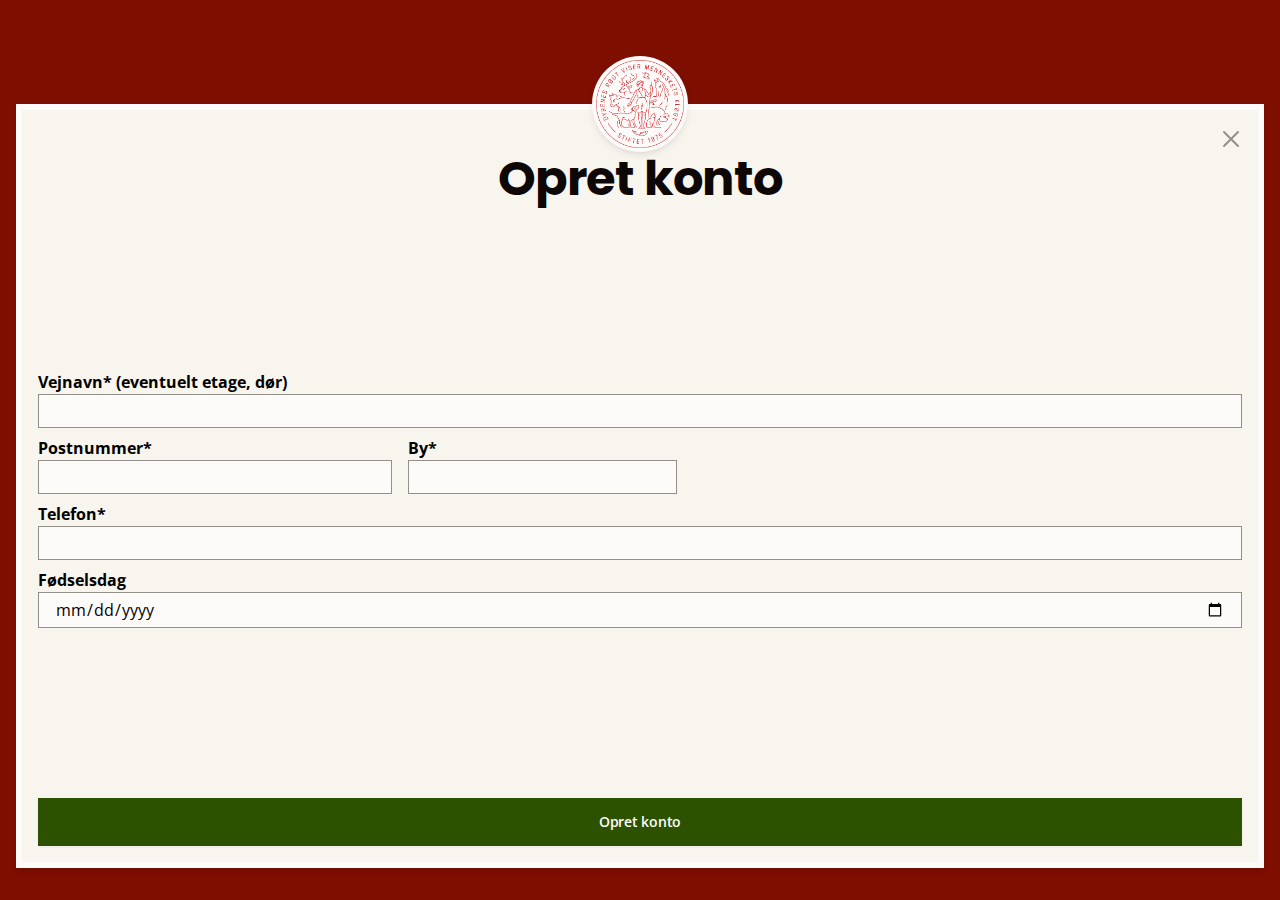
<file: create_user-personal_info.html>
<!DOCTYPE html>
<html lang="dk">
<head>
    <meta charset="UTF-8">
    <meta name="description" content="content">
    <meta name="viewport" content="width=device-width, initial-scale=1.0">
    <title>Opret bruger</title>
    <link rel="preconnect" href="https://fonts.googleapis.com">
    <link rel="preconnect" href="https://fonts.gstatic.com" crossorigin>
    <link href="https://fonts.googleapis.com/css2?family=Open+Sans:wght@300..800&family=Poppins:wght@700&display=swap" rel="stylesheet">
    <link rel="stylesheet" type="text/css" href="css/create_user-global.css">
    <link rel="stylesheet" type="text/css" href="css/create_user.css">
</head>
<body>
    <main>
        <div class="container-center on-top">
            <div class="logo-red logo">
                <img class="responsive-img" src="billeder/logo-red.png" />
            </div>
        </div>
        <div class="form-box">
            <div>
                <div class="top-icons">
                  <img class="base-icon icon-arrow_left-hide" src="billeder/base_icons/arrow-left.svg" />
                  <img class="base-icon icon-close-show" src="billeder/base_icons/close.svg" />
                </div>
                <h1 class="txt-center">Opret konto</h1>
            </div>
            <div class="container">
                <form action="" method="post">
                    <label for="address">Vejnavn* (eventuelt etage, dør)</label>
                    <input
                        id="address"
                        type="text"
                        name="street-address" 
                        autocomplete="street-address"
                        required
                    >
                    <div id="zip-city">
                        <div>
                            <label for="postal-code">Postnummer*</label>
                            <input
                                id="postal-code"
                                type="number"
                                name="postal-code"
                                pattern="[0-9]{4}"
                                autocomplete="postal-code"
                            >
                        </div>
                        <div>
                            <label for="city">By*</label>
                            <input
                                id="city"
                                type="text"
                                name="city"
                                autocomplete="address-level2"
                                required 
                            >
                        </div>
                    </div>
                    <label for="telefon">Telefon*</label>
                    <input
                        id="telefon"
                        type="tel"
                        name="telefon"
                        pattern="[0-9]{8}"
                        required
                    >
                    <label for="birthday">Fødselsdag</label>
                    <input 
                        type="date" 
                        id="birthday" 
                        name="birthday">
                </form>
            </div>
            <div class="container">
                <button type="button" class="btn-primary" onclick="window.location.href='preferences.html';">
                    Opret konto
                </button>
            </div>
        </div>
    </main>
</body>
</html>
</file>
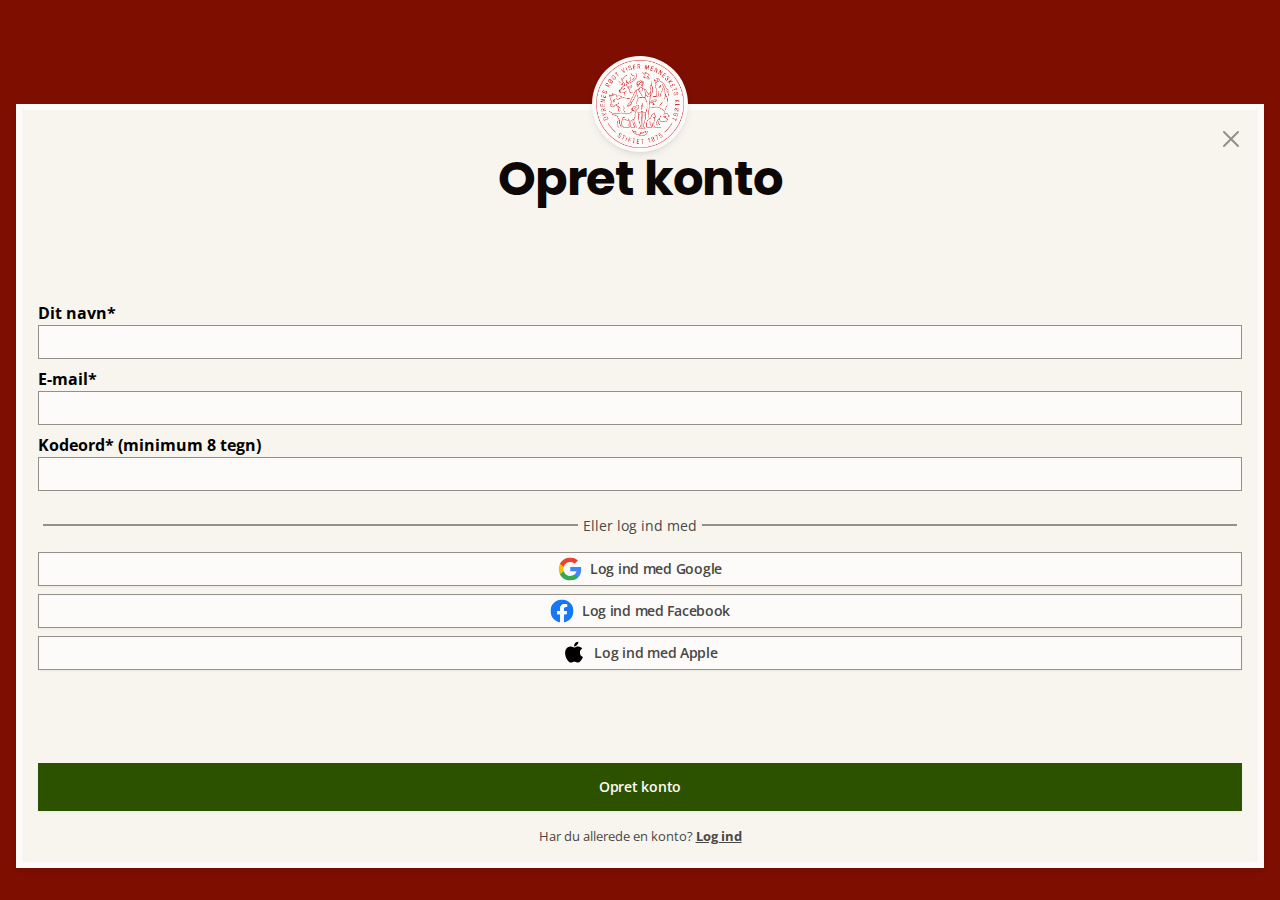
<file: create_user.html>
<!DOCTYPE html>
<html lang="dk">
<head>
    <meta charset="UTF-8">
    <meta name="description" content="content">
    <meta name="viewport" content="width=device-width, initial-scale=1.0">
    <title>Opret bruger</title>
    <link rel="preconnect" href="https://fonts.googleapis.com">
    <link rel="preconnect" href="https://fonts.gstatic.com" crossorigin>
    <link href="https://fonts.googleapis.com/css2?family=Open+Sans:wght@300..800&family=Poppins:wght@700&display=swap" rel="stylesheet">
    <link rel="stylesheet" type="text/css" href="css/create_user-global.css">
    <link rel="stylesheet" type="text/css" href="css/create_user.css">
    <link rel="stylesheet" href="https://cdnjs.cloudflare.com/ajax/libs/font-awesome/6.0.0-beta3/css/all.min.css" integrity="sha512-Fo3rlrZj/k7ujTnHg4CGR2D7kSs0v4LLanw2qksYuRlEzO+tcaEPQogQ0KaoGN26/zrn20ImR1DfuLWnOo7aBA==" crossorigin="anonymous" referrerpolicy="no-referrer" />
    <script src="scripts/create_user.js"></script>
</head>
<body>
    <main>
        <div class="container-center on-top">
            <div class="logo-red logo">
                <img class="responsive-img" src="billeder/logo-red.png" />
            </div>
        </div>
        <div class="form-box">
            <div>
                <div class="top-icons">
                  <img class="base-icon icon-arrow_left-hide" src="billeder/base_icons/arrow-left.svg" />
                  <img class="base-icon icon-close-show" src="billeder/base_icons/close.svg" />
                </div>
                <h1 class="txt-center">Opret konto</h1>
            </div>
            <div class="container">
                <form action="" method="post">
                    <label for="name">Dit navn*</label>
                    <input 
                        type="text" 
                        name="name"
                        maxlength="50"
                        autocomplete="name"
                        required
                    >
                    <label for="name">E-mail*</label>
                    <input
                        type="email"
                        name="email"
                        maxlength="50"
                        autocomplete="email"
                        required
                    >
                    <label for="pass">Kodeord* (minimum 8 tegn)</label>
                    <input 
                        type="password"
                        id="password"
                        name="password"
                        minlength="8"
                    required
                    >
                    <span class="password-toggle-icon"><i class="fas fa-eye"></i></span>
                </form>
                <div class="txt-divider">Eller log ind med</div>
                <section>
                    <button type="button" class="btn-social" onclick="">
                        <img class="btn-image" src="billeder/social_icons/google.svg" alt="Knap ikon">Log ind med Google
                    </button>
                    <button type="button" class="btn-social" onclick="">
                        <img class="btn-image" src="billeder/social_icons/facebook.svg" alt="Knap ikon">Log ind med Facebook
                    </button>
                    <button type="button" class="btn-social" onclick="">
                        <img class="btn-image" src="billeder/social_icons/apple.svg" alt="Knap ikon">Log ind med Apple
                    </button>
                </section>
            </div>
            <div class="container">
                <button type="button" class="btn-primary" onclick="window.location.href='create_user-personal_info.html';">
                    Opret konto
                </button>
                <p class="body-xs txt-center">Har du allerede en konto? <a class="link-bold" href="url">Log ind</a></p>
            </div>
        </div>
    </main>
</body>
</html>
</file>
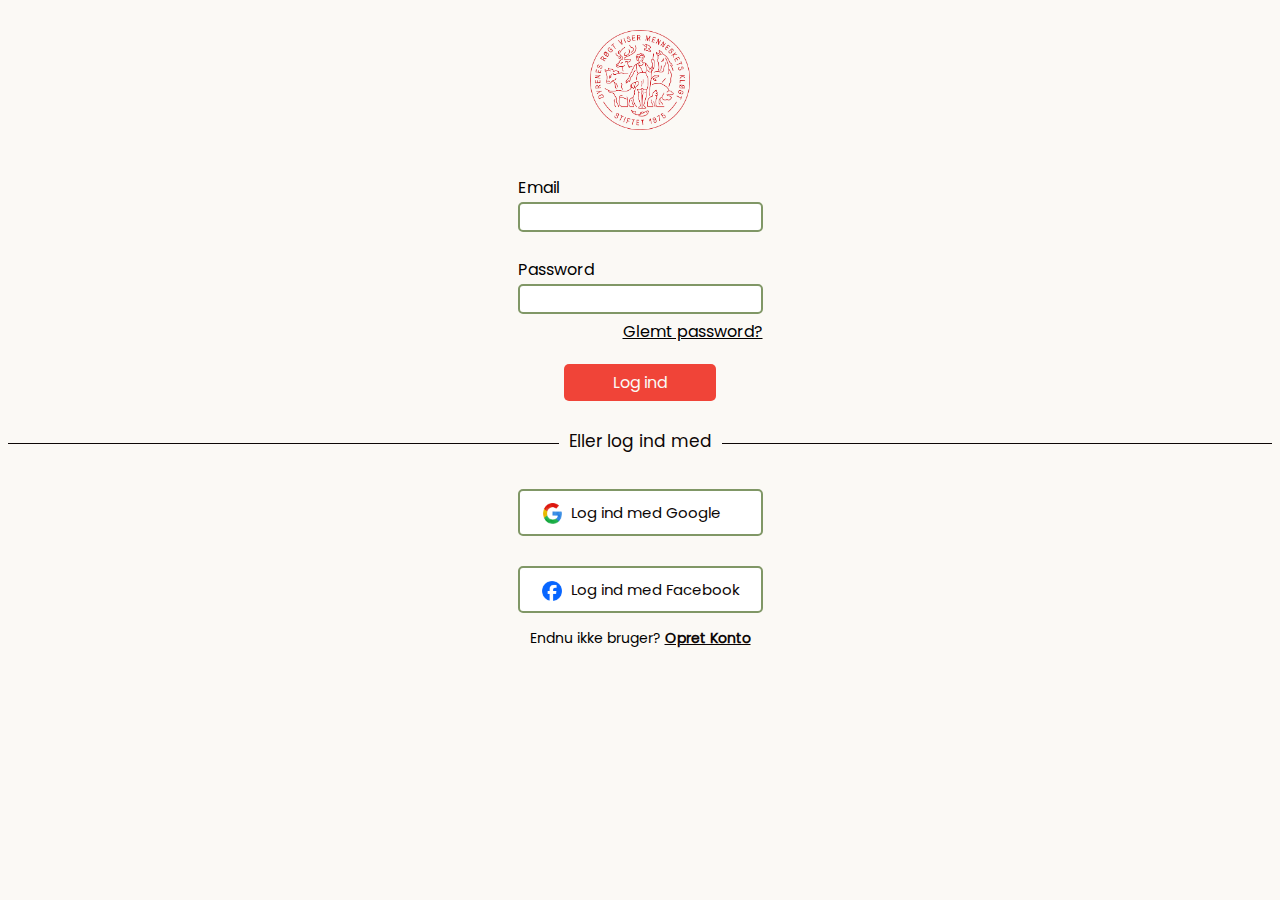
<file: enter-username.html>
<!DOCTYPE html>
<html lang="da">
    <head>
        <meta charset="UTF-8">
        <meta name="viewport" content="width=device-width, initial-scale=1.0">
        <link rel="stylesheet" type="text/css" href="enter-username.css">
        <script src="enter-username.js" defer></script>
        <title>Indtast brugernavn</title>
    </head>
    <body>
    <main>
        <img class="logo" src="images/dyrenes-beskyttelse-logo.png" alt="logo">
        <form action="#">
          <label for="username">Email</label>
          <input type="text" id="username" name="username" required>
          <br>
          <label for="password">Password</label>
          <input type="text" id="password" name="password" required>
          <a ref="#" class="forgot-password">Glemt password?</a>
          <button class="login-knap">Log ind</button>
        </form>
        <div class="divider">
            <span class="divider-text">Eller log ind med</span>
          </div>
          <button class="google-login-btn">
            <img class="google-icon" src="images/google-icon.png" alt="google-icon"> Log ind med Google
          </button>
          <br>
          <button class="facebook-login-btn">
            <img class="facebook-icon" src="images/facebook-icon.png" alt="facebook-icon"> Log ind med Facebook
          </button>
          <div class="create-account">
            Endnu ikke bruger? <a href="#" class="create-account-link">Opret Konto</a>
          </div>
    </main>
    </body>
</html>
</file>
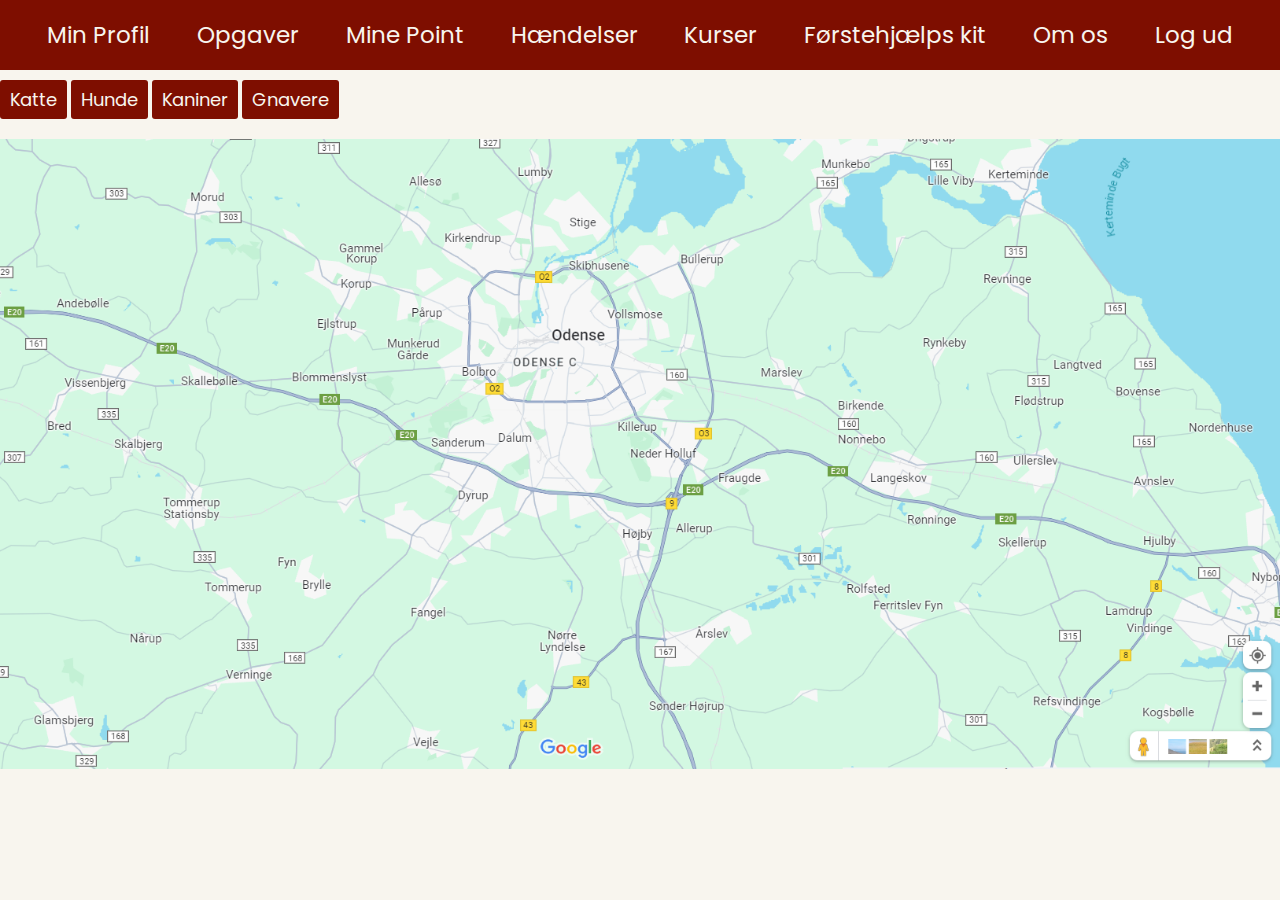
<file: forside.html>
<!DOCTYPE html>
<html lang="en">
<head>
    <meta charset="UTF-8">
    <meta name="viewport" content="width=device-width, initial-scale=1.0">
    <title>Dyrenses SOS</title>
    <link rel="preconnect" href="https://fonts.googleapis.com">
    <link rel="preconnect" href="https://fonts.gstatic.com" crossorigin>
    <link href="https://fonts.googleapis.com/css2?family=Poppins:ital,wght@0,100;0,200;0,300;0,400;0,500;0,600;0,700;0,800;0,900;1,100;1,200;1,300;1,400;1,500;1,600;1,700;1,800;1,900&display=swap" rel="stylesheet">
    <link rel="stylesheet" href="forside.css">
    <script src="forside.js"></script>
</head>
<body>
    <div class="navbar">
        <label class="hamburger-menu">
            <input type="checkbox">
        </label>
        <aside class="sidebar">
            <nav>
                <div><a href="#" class="link">Min Profil</a></div>
                <div><a href="opgaver.html" class="link">Opgaver</a></div>
                <div><a href="#" class="link">Mine Point</a></div>
                <div><a href="#" class="link">Hændelser</a></div>
                <div><a href="#" class="link">Kurser</a></div>
                <div><a href="#" class="link">Førstehjælps kit</a></div>
                <div><a href="#" class="link">Om os</a></div>
                <div><a href="#" class="logud">Log ud</a></div>
            </nav>
        </aside>
    </div>
    
    <div id="buttons">
       
        <button class="btn" onclick="filterObjects('katte')">Katte</button>
        <button class="btn" onclick="filterObjects('hunde')">Hunde</button>
        <button class="btn" onclick="filterObjects('kaniner')">Kaniner</button>
        <button class="btn" onclick="filterObjects('gnavere')">Gnavere</button>
    </div>
    
    <div class="animal">
        <div class="box show hunde"> <img src="img/pin.png" class="pin" alt="pin fra google maps"></div>
        <div class="box show gnavere"><img src="img/pin.png" class="pin-2" alt="pin fra Google maps"></div>
        <div class="box show katte"> <img src="img/pin.png" class="pin-3" alt="pin fra google maps"></div>
        <div class="box show katte"><img src="img/pin.png"  class="pin-4" alt="pin fra google maps"></div>
        <div class="box show hunde"><img src="img/pin.png" class="pin-5" alt="pin fra google maps"></div>
        <div class="box show hunde"><img src="img/pin.png" class="pin-6" alt="pin fra google maps"> </div>
        <div class="box show katte"><img src="img/pin.png"  class="pin-7" alt="pin fra google maps"></div>
        <div class="box show kaniner"><img src="img/pin.png"  class="pin-8" alt="pin fra google maps"></div>
        <div class="box show gnavere"><img src="img/pin.png" class="pin-9" alt="pin fra google maps"></div>
    </div>
    
    <img src="img/map.png" alt="Billede af et kort" class="map">
    

</body>
</html>
</file>
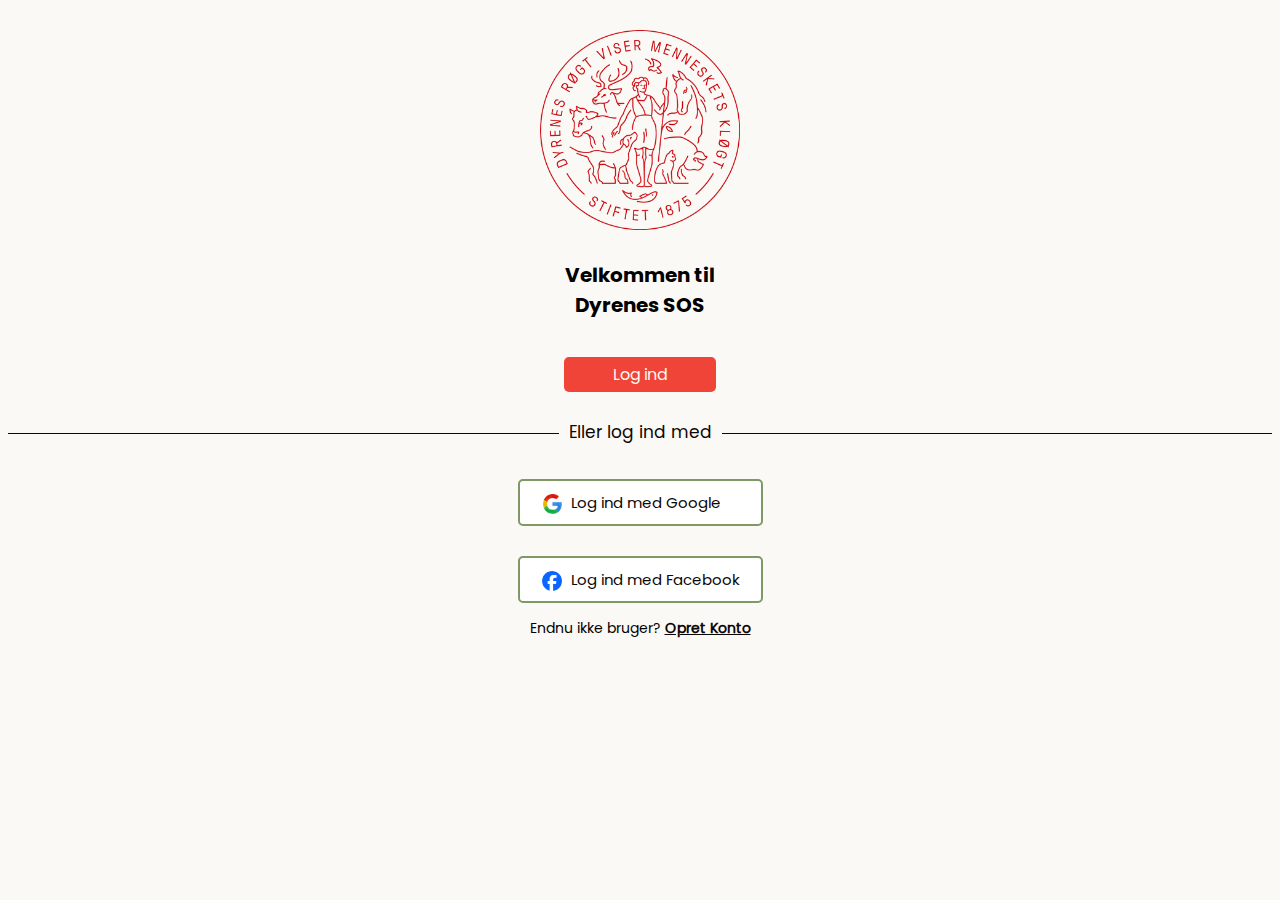
<file: login.html>
<!DOCTYPE html>
<html lang="da">
    <head>
        <meta charset="UTF-8">
        <meta name="viewport" content="width=device-width, initial-scale=1.0">
        <link rel="stylesheet" type="text/css" href="login.css">
        <title>login</title>
    </head>
    <body>
    <main>
        <img class="logo" src="images/dyrenes-beskyttelse-logo.png" alt="logo">
        <h2>Velkommen til<br>Dyrenes SOS</h2>
        <a href="enter-username.html" class="login-knap">Log ind</a>
        <div class="divider">
            <span class="divider-text">Eller log ind med</span>
          </div>
          <button class="google-login-btn">
            <img class="google-icon" src="images/google-icon.png" alt="google-icon"> Log ind med Google
          </button>
          <br>
          <button class="facebook-login-btn">
            <img class="facebook-icon" src="images/facebook-icon.png" alt="facebook-icon"> Log ind med Facebook
          </button>
          <div class="create-account">
            Endnu ikke bruger? <a href="#" class="create-account-link">Opret Konto</a>
          </div>
    </main>
    </body>
</html>
</file>
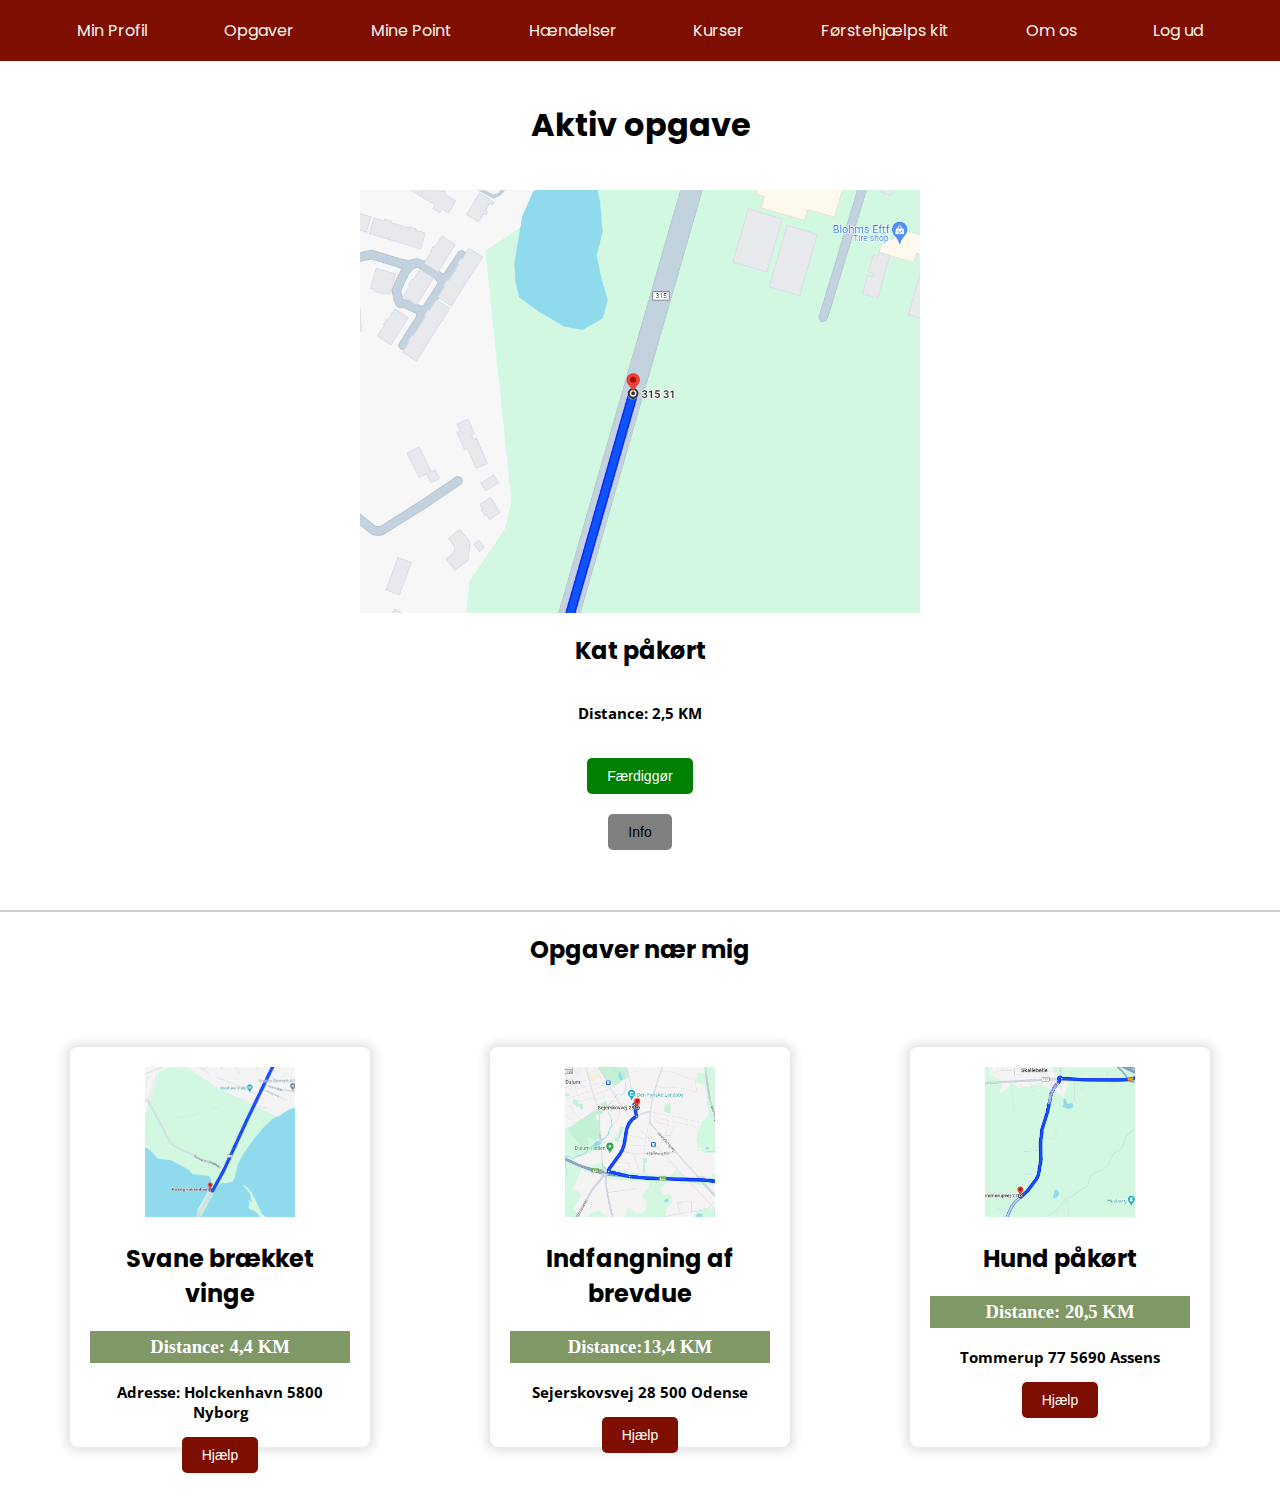
<file: opgaver.html>
<!DOCTYPE html>
<html lang="en">
<head>
    <meta charset="UTF-8">
    <meta name="viewport" content="width=device-width, initial-scale=1.0">
    <title>Dyrenes SOS</title>
    <link rel="preconnect" href="https://fonts.googleapis.com">
<link rel="preconnect" href="https://fonts.gstatic.com" crossorigin>
<link href="https://fonts.googleapis.com/css2?family=Poppins:ital,wght@0,100;0,200;0,300;0,400;0,500;0,600;0,700;0,800;0,900;1,100;1,200;1,300;1,400;1,500;1,600;1,700;1,800;1,900&display=swap" rel="stylesheet">
<link rel="stylesheet" href="https://fonts.googleapis.com/css2?family=Open+Sans">
    <link rel="stylesheet" href="navbar.css">
    <link rel="stylesheet" href="opgaver.css">
    <script src="opgaver.js" defer></script>
</head>
<body>
    <div class="navbar">
        <label class="hamburger-menu">
            <input type="checkbox">
        </label>
        <aside class="sidebar">
            <nav>
                <div><a href="#" class="link">Min Profil</a></div>
                <div><a href="#" class="link">Opgaver</a></div>
                <div><a href="#" class="link">Mine Point</a></div>
                <div><a href="#" class="link">Hændelser</a></div>
                <div><a href="#" class="link">Kurser</a></div>
                <div><a href="#" class="link">Førstehjælps kit</a></div>
                <div><a href="#" class="link">Om os</a></div>
                <div><a href="#" class="logud">Log ud</a></div>
            </nav>
        </aside>
    </div>
    <div class="h1-aktiv">
        <h1 class="h1-aktiv">Aktiv opgave</h1>
    </div>    
<div class="container-aktivopgave">
    <div class="column-opgave">
        <div class="item">
            <img src="billedeopgaver/google_maps .png" alt="maps-billede">
            <h2>Kat påkørt</h2>
            <p>Distance: 2,5 KM</p>
            <button class="finish-button">Færdiggør</button>
            <button class="info-button">Info</button>
        </div>
    </div>
</div>
    <div class="separator"></div>
    <h2 class="section-title">Opgaver nær mig</h2> 
<div class="container-opgavernaermig-wrapper">
    <div class="container-opgavernaermig">
        <div class="column-opgaver">
            <div class="item2">
                <img src="billedeopgaver/holckenhavn_parking.png" alt="billeder-map">
                <h2>Svane brækket vinge</h2>
                <h3>Distance: 4,4 KM</h3>
                <p>Adresse: Holckenhavn 5800 Nyborg</p>
                <div class="hjaelp-buttons">
                    <button class="hjaelp">Hjælp</button>
                </div>
            </div>
        </div>
    </div>
    <div class="container-opgavernaermig">
        <div class="column-opgaver">
            <div class="item2">
                <img src="billedeopgaver/sejrsskovej_28.png" alt="Image">
                <h2>Indfangning af brevdue</h2>
                <h3>Distance:13,4 KM</h3>
                <p>Sejerskovsvej 28 500 Odense</p>
                <div class="hjaelp-buttons">
                    <button class="hjaelp">Hjælp</button>
                </div>
            </div>
        </div>
    </div>
    <div class="container-opgavernaermig">
        <div class="column-opgaver">
            <div class="item2">
                <img src="billedeopgaver/tommerup_77.png" alt="Image">
                <h2>Hund påkørt</h2>
                <h3>Distance: 20,5 KM</h3>
                <p>Tommerup 77 5690 Assens</p>
                <div class="hjaelp-buttons">
                   <button class="hjaelp">Hjælp</button>
                </div>
            </div>
        </div>
    </div>
</div>
<div id="myModal" class="modal">
    <div class="modal-content">
        <span class="close">&times;</span>
        <img src="billedeopgaver/holckenhavn_parking.png" alt="Image-modal">
        <h2 id="modalTitle">Titel</h2>
        <p id="modalDescription">beskrivelse</p>
        <div class="modal-buttons">
            <button class="modal-button accept-button">Accepter opgave</button>
            <button class="modal-button nejtak-button">Nej tak</button>
        </div>
    </div>
</div>
<div id="uploadModal" class="modal">
    <div class="modal-content">
        <span class="close">&times;</span>
        <h2>Upload Billede</h2>
        <input type="file" id="pictureInput">
        <div class="modal-buttons">
            <button class="modal-button upload">Upload</button>
            <button class="modal-button cancel"><span class="phone-icon">&#9742;</span> Anuller ring 1812</button>
        </div>
    </div>
</div>
  <div id="confirmationModal" class="modal">
    <div class="modal-content">
        <h2>Tak for din indsats!</h2>
        <p>Point:120+</p>
        <img src="billedeopgaver/logoooooo.jpg" alt="Image Description">
        <button class="modal-button close">Close</button>
    </div>
</div>
  
</body>
</html>
</file>
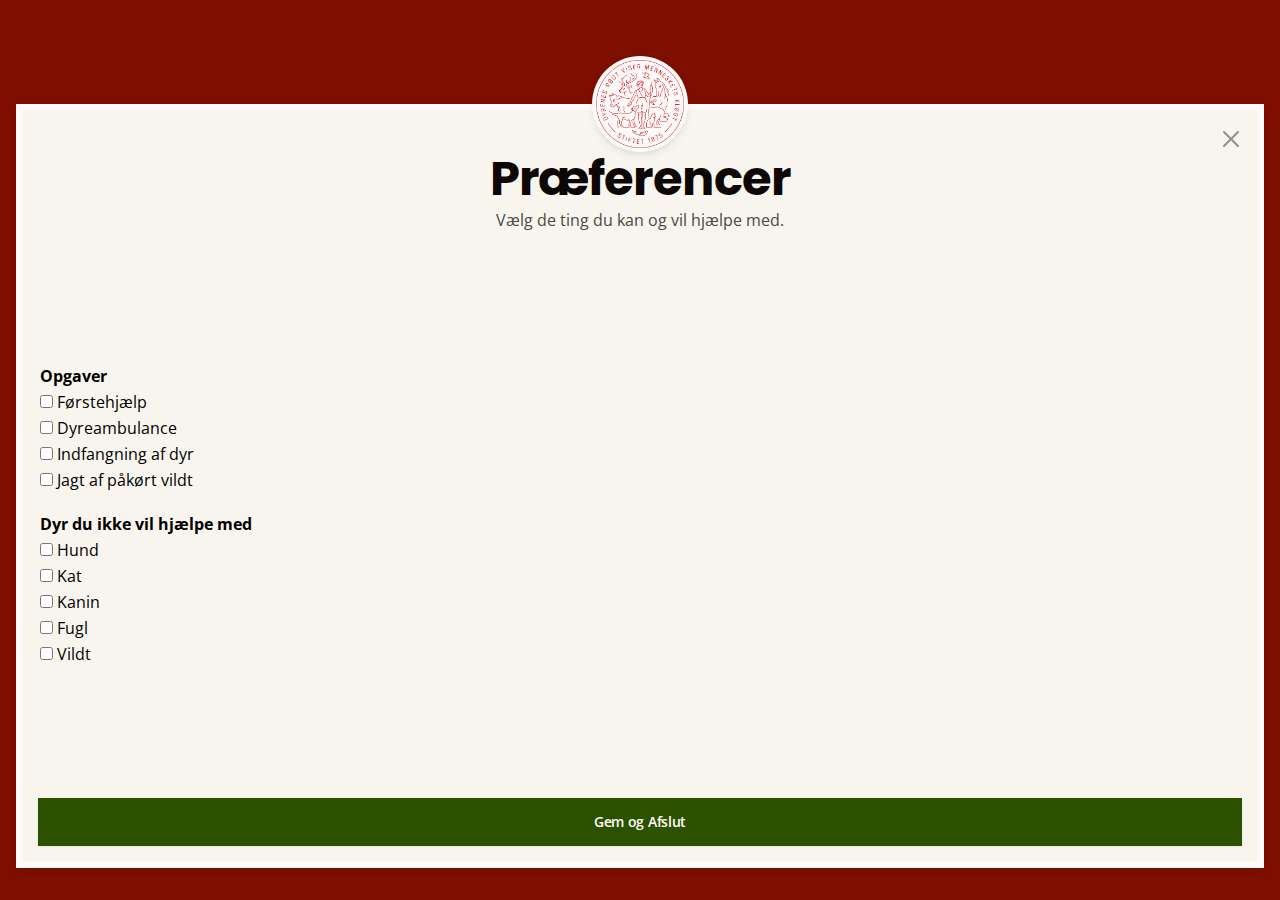
<file: preferences.html>
<!DOCTYPE html>
<html lang="dk">
<head>
    <meta charset="UTF-8">
    <meta name="description" content="content">
    <meta name="viewport" content="width=device-width, initial-scale=1.0">
    <title>Præferencer</title>
    <link rel="preconnect" href="https://fonts.googleapis.com">
    <link rel="preconnect" href="https://fonts.gstatic.com" crossorigin>
    <link href="https://fonts.googleapis.com/css2?family=Open+Sans:wght@300..800&family=Poppins:wght@700&display=swap" rel="stylesheet">
    <link rel="stylesheet" type="text/css" href="css/create_user-global.css">
    <link rel="stylesheet" type="text/css" href="css/preferences.css">
</head>
<body>
    <main>
        <div class="container-center on-top">
            <div class="logo-red logo">
                <img class="responsive-img" src="billeder/logo-red.png" />
            </div>
        </div>
        <div class="form-box">
            <div>
                <div class="top-icons">
                  <img class="base-icon icon-arrow_left-hide" src="billeder/base_icons/arrow-left.svg" />
                  <img class="base-icon icon-close-show" src="billeder/base_icons/close.svg" />
                </div>
                <h1 class="txt-center">Præferencer</h1>
                <p class="txt-center">Vælg de ting du kan og vil hjælpe med.</p>
            </div>
            <div class="container">
                <table id="tblassignments">
                    <tr>
                        <td>
                            <label class="label-bold" for="tblassignments">Opgaver</label>
                        </td>
                    </tr>
                    <tr>
                        <td>
                            <input id="firstaid" type="checkbox" value="Førstehjælp"/>
                            <label class="label" for="firstaid">Førstehjælp</label>
                        </td>
                    </tr>
                    <tr>
                        <td>
                            <input id="animalambulance" type="checkbox" value="Dyreambulance"/>
                            <label class="label" for="animalambulance">Dyreambulance</label>
                        </td>
                    </tr>
                    <tr>
                        <td>
                            <input id="catchanimal" type="checkbox" value="Indfangning af dyr"/>
                            <label class="label" for="catchanimal">Indfangning af dyr</label>
                        </td>
                    </tr>
                    <tr>
                        <td>
                            <input id="hunt" type="checkbox" value="Jagt af påkørt vildt"/>
                            <label class="label" for="hunt">Jagt af påkørt vildt</label>
                        </td>
                    </tr>
                </table>
                <table id="tblassignments">
                    <tr>
                        <td>
                            <label class="label-bold" for="tblassignments">Dyr du ikke vil hjælpe med</label>
                        </td>
                    </tr>
                    <tr>
                        <td>
                            <input id="dog" type="checkbox" value="Hund"/>
                            <label class="label" for="dog">Hund</label>
                        </td>
                    </tr>
                    <tr>
                        <td>
                            <input id="cat" type="checkbox" value="Kat"/>
                            <label class="label" for="cat">Kat</label>
                        </td>
                    </tr>
                    <tr>
                        <td>
                            <input id="rabbit" type="checkbox" value="Kanin"/>
                            <label class="label" for="rabbit">Kanin</label>
                        </td>
                    </tr>
                    <tr>
                        <td>
                            <input id="bird" type="checkbox" value="Fugl"/>
                            <label class="label" for="bird">Fugl</label>
                        </td>
                    </tr>
                    <tr>
                        <td>
                            <input id="wild" type="checkbox" value="Vildt"/>
                            <label class="label" for="wild">Vildt</label>
                        </td>
                    </tr>
                </table>
            </div>
            <div class="container">
                <input type="button" class="btn-primary" value="Gem og Afslut" onclick = "GetSelected()" />
            </div>
        </div>
    </main>
</body>
</html>
</file>
<file: css/create_user-global.css>
@charset "UTF-8";
/* CSS dokument */

:root {
    /* font sizes */
    --body-xs-size: 13px;
    --body-sm-size: 14px;
    --body-md-size: 16px;
    --btn-txt-size: 14px;
    --label-md: 16px;

    /* Colors */
    --color-bg-brand-section: #7e0e00;
    --color-bg-primary: #f8f5ee;
    --color-bg-white: #FDFBF9;
    --color-fg-brand-secondary: #2c5200;
    --color-border-white: #fdfbf9;
    --color-border-primary: #93908a;
    --color-text-primary: #0d0706;
    --color-text-secondary: #494845;
    --color-text-primary_on-brand: #FDFBF9;

    /* Spacing */
    --spacing-5xl: 56px;
    --spacing-4xl: 48px;
    --spacing-3xl: 40px;
    --spacing-2xl: 32px;
    --spacing-xl: 24px;
    --spacing-lg: 16px;
    --spacing-md: 8px;
    --spacing-sm: 4px;

    /* Radius */
    --radius-full: 9999px;

    /* Effects */
    --shadow-xs: 0px 1px 2px rgba(16, 24, 40, 0.05);
    --shadow-md: 0px 4px 8px -2px rgba(16, 24, 40, 0.1),
        0px 2px 4px -2px rgba(16, 24, 40, 0.06);

    /* Dimensions */
    --logo-lg: 96px;
}

* {
    /* allows us to include the padding and border in an element's total width and height */
    box-sizing: border-box;
    padding: 0;
    margin: 0px;
}

html, body { height: 100%; }

/* Typography */
h1, h2, h3, h4, h5, h6 {
    font-family: "Poppins", sans-serif;
    font-weight: 700;
    font-style: normal;
    line-height: 120%;
    letter-spacing: -0.02em;
    color: var(--color-text-primary);
}

h1 {
    font-size: 48px;
}
h2 { font-size: 40px; }
h3 { font-size: 33px; }
h4 { font-size: 28px; }
h5 { font-size: 23px; }
h6 { font-size: 19px; }

p {
    font-family: "Open Sans", sans-serif;
    font-optical-sizing: auto;
    font-weight: 400;
    font-style: normal;
    font-variation-settings: "wdth" 100;
    line-height: 150%;
    color: var(--color-text-secondary);
    width: 100%;
}

a {
    color: var(--color-bg-brand-sectiontext-brand-secondary);
    font-weight: 700;
}

.body-xs {
    font-size: var(--body-xs-size);
}

.txt-center {
    text-align: center;
}

.btn-primary, .btn-social {
    align-self: stretch;
    display: flex;
    box-shadow: var(--shadow-xs);
    justify-content: center;
    cursor: pointer;

    /* Button text styling */
    font-family: "Open Sans", sans-serif;
    font-optical-sizing: auto;
    font-size: var(--btn-txt-size);
    font-weight: 600;
    font-style: normal;
    font-variation-settings: "wdth" 100;
    line-height: 100%;
    letter-spacing: -0.02em;
}

.btn-primary {
    padding: var(--spacing-lg) var(--spacing-xl);
    background-color: var(--color-fg-brand-secondary);
    border: 1px solid var(--color-fg-brand-secondary);
    color: var(--color-text-primary_on-brand);
}

.responsive-img {
    width: 100%;
    height: auto;
}

main {
    /* Layout */
    height: 100%;
    display: flex;
    flex-direction: column;
    align-items: stretch;
    justify-content: flex-start;
    position: relative;

    /* Style */
    background: var(--color-bg-brand-section);
    padding: 56px var(--spacing-lg) var(--spacing-2xl) var(--spacing-lg);
}

.container-center {
    display: flex;
    justify-content: center;
}

.container {
    display: flex;
    flex-direction: column;
    align-items: flex-start;
    gap: var(--spacing-lg);
    align-self: stretch;
}

.on-top { z-index: 1; }

.logo {
    /* Layout */
    display: flex;
    width: var(--logo-lg);
    height: var(--logo-lg);
    padding: var(--spacing-sm);
    align-items: center;
    flex-shrink: 0;

    /* Style */
    border-radius: var(--radius-full);
    box-shadow: var(--shadow-md);
}

.logo-red {
    background: var(--color-bg-white);
}

.form-box {
    /* Layout */
    display: flex;
    flex-grow: 1;
    padding: var(--spacing-lg);
    margin-top: -48px;
    margin-bottom: 0px;
    flex-direction: column;
    justify-content: space-between;
    align-items: stretch;
    flex-shrink: 0;

    /* Style */
    border: 6px solid var(--color-border-white);
    background: var(--color-bg-primary);
    box-shadow: var(--shadow-md);
}

.top-icons {
    display: flex;
    justify-content: space-between;
}

.base-icon {
    height: 24px;
    width: 24px;
    position: relative;
    overflow: hidden;
    flex-shrink: 0;
}

.icon-arrow_left-hide {opacity: 0%;}

.icon-close-show {opacity: 100%;}
</file>
<file: css/create_user.css>
@charset "UTF-8";
/* CSS dokument */

form {width: 100%;}

label {
    color: var(--Color-text-primary);
    font-family: "Open Sans", sans-serif;
    font-size: var(--label-md);
    font-optical-sizing: auto;
    font-weight: 700;
    font-style: normal;
    font-variation-settings: "wdth" 100;
    line-height: 150%;
}

input[type=text], [type=tel], [type=email], [type=password], [type=number], [type=date] {
    width: 100%;
    padding: var(--spacing-sm) var(--spacing-lg);
    margin-bottom: var(--spacing-md);
    border: 1px solid var(--color-border-primary);
    background-color: var(--color-bg-white);
    color: var(--Color-text-primary);

    font-family: "Open Sans", sans-serif;
    font-size: var(--body-md-size);
    font-optical-sizing: auto;
    font-weight: 400;
    font-style: normal;
    font-variation-settings: "wdth" 100;
    line-height: 150%;  
}

.password-toggle-icon {
    position: absolute;
    top: 53.3%;
    right: var(--spacing-5xl);
    transform: translateY(-53.3%);
    cursor: pointer;
}
  
.password-toggle-icon i {
    font-size: 20px;
    line-height: 1;
    color: var(--color-text-secondary);
    transition: color 0.3s ease-in-out;
}

.txt-divider {
    display: flex;
    align-self: stretch;
    align-items: center;
    font-size: var(--body-sm-size);

    font-family: "Open Sans", sans-serif;
    font-optical-sizing: auto;
    font-weight: 400;
    font-style: normal;
    font-variation-settings: "wdth" 100;
    line-height: 150%;
    color: var(--color-text-secondary);
}
  
.txt-divider::before, .txt-divider::after {
    content: '';
    flex-grow: 1;
    padding: 1px;
    background-color: var(--color-border-primary);
    margin: 5px;
}

section {
    display: flex;
    flex-direction: column;
    align-items: center;
    gap: var(--spacing-md);
    align-self: stretch;
}

.btn-social {
    background-color: var(--color-bg-white);
    border: 1px solid var(--color-border-primary);
    color: var(--color-text-secondary);
    padding: var(--spacing-sm) var(--spacing-xl);
    gap: var(--spacing-md);
    align-items: center;
}

.btn-image {
    width: var(--spacing-xl);
    height: var(--spacing-xl);
}

#zip-city {
    display: flex;
    align-items: flex-start;
    gap: var(--spacing-lg);
    align-self: stretch;
}
</file>
<file: enter-username.css>
@import url("login.css");

.logo{
    max-width: 100px;
    position: relative;
    margin: 30px auto;
    display: block;
}

form {
    display: flex;
    flex-direction: column;
    width: 245px;
    margin: auto;
    margin-top: 45px;

}

label {
    align-self: start;
    margin-bottom: 2px;
}

input {
    border: 2px solid #809766;
    width: 100%;
    height: 30px;
    box-sizing: border-box;
    border-radius: 5px;
}

.forgot-password {
    text-align-last: right;
    text-decoration: underline;
    margin-bottom: 20px;
    margin-top: 5px;
}

@media only screen and (min-width: 1440px) {
    .logo{
        max-width: 250px;
        position: relative;
        margin: 40px auto;
        display: block;
    }

    form {
        display: flex;
        flex-direction: column;
        width: 310px;
        margin: auto;
        margin-top: 50px;
    
    }

    label {
        align-self: start;
        margin-bottom: 5px;
    }
    
    input {
        border: 2px solid #809766;
        width: 100%;
        height: 40px;
        box-sizing: border-box;
    }
    
    .forgot-password {
        text-align-last: right;
        text-decoration: underline;
        margin-bottom: 46px;
        margin-top: 10px;
    }
}
</file>
<file: forside.css>
*,
*::after{
width: auto;
}

*::before {
  box-sizing: border-box;
  width: 70px;
  height: 70px;
}

body {
  margin: 0;
}

:root {
  --bar-width: 60px;
  --bar-height: 8px;
  --hamburger-gap: 6px;
  --foreground: #7e0e00;
  --background: #F8F5EE;
  --button-color:#F04438;
  --txt-color:#F8F5EE;
  --txt-color2:#0D0706;
  --hover-navbar:#d92d20; 
  --hamburger-margin: 8px;
  --animation-timing: 200ms ease-in-out;
  --hamburger-height: calc(var(--bar-height) * 3 + var(--hamburger-gap) * 2);
  --fontbold:"Poppins", sans-serif;
}


/*Mobile*/
@media only screen and (max-width: 600px) {
  body{
    background-color: var(--background);
  }
  .navbar{
    position: relative;
    height: 80px;
    z-index: 50;
  }
  .hamburger-menu {
    --x-width: calc(var(--hamburger-height) * 1.41421356237);
  
    display: flex;
    flex-direction: column;
    gap: var(--hamburger-gap);
    width: max-content;
    position: absolute;
    top: var(--hamburger-margin);
    left: var(--hamburger-margin);
    z-index: 2;
    cursor: pointer;
  }
  
  .hamburger-menu:has(input:checked) {
    --foreground: white;
    --background: #333;
  }
  
  .hamburger-menu:has(input:focus-visible)::before,
  .hamburger-menu:has(input:focus-visible)::after,
  .hamburger-menu input:focus-visible {
    border: 1px solid var(--background);
    box-shadow: 0 0 0 1px var(--foreground);
  }
  
  .hamburger-menu::before,
  .hamburger-menu::after,
  .hamburger-menu input {
      content: "";
      width: var(--bar-width);
      height: var(--bar-height);
      background-color: var(--txt-color2); /* Stregerne er sorte*/ 
      border-radius: 9999px;
      transform-origin: left center;
      transition: opacity var(--animation-timing), width var(--animation-timing),
        rotate var(--animation-timing), translate var(--animation-timing),
        background-color var(--animation-timing);
  }
  
  .hamburger-menu input {
    appearance: none;
    padding: 0;
    margin: 0;
    outline: none;
    pointer-events: none;
  }
  
  .hamburger-menu:has(input:checked)::before {
      rotate: 45deg;
      width: var(--x-width);
      translate: 0 calc(var(--bar-height) / -2);
      background-color: var(--txt-color); /* Krydset er hvidt*/ 
    }
  
  
  .hamburger-menu:has(input:checked)::after {
      rotate: -45deg;
      width: var(--x-width);
      translate: 0 calc(var(--bar-height) / 2);
      background-color: var(--txt-color); /* Krydset er hvidt*/ 
  }
  
  .hamburger-menu input:checked {
    opacity: 0;
    width: 0;
  }
  
  .sidebar {
    transition: translate var(--animation-timing);
    translate: -100%;
    padding: 0.5rem 1rem;
    padding-top: calc(var(--hamburger-height) + var(--hamburger-margin) + 1rem);
    background-color: var(--foreground);
    color: var(--background);
    max-width: 20rem;
    min-height: 100vh;
  }
  
  .hamburger-menu:has(input:checked) + .sidebar {
    translate: 0;
  }
  
  a{
      text-decoration: none ;
      color: var(--txt-color);
      font-family: var(--fontbold);
      font-size: 23px;
      padding: 20px;
      Margin: 20px 10px;
     
  }
  a:hover{
  background-color:var(--hover-navbar) ;
  padding: 5px;
  margin: 5px;
  }
  .logud {
      position: absolute;
      bottom: 0;
      color: var(--txt-color); 
      font-family: var(--fontbold); 
      font-size: 23px; 
      padding: 10px;
      margin: 10px;
      align-items: flex-end;
  }
}
/*filter*/
.box {
  display: none; /* Start med at skjule alle box-elementer */
}

.btn{
  padding: 5px;
  left: 5px;
  border-radius: 3px;
  font-family: var(--fontbold);
  border: none;
  outline: none;
  margin-bottom: 20px;
  padding: 6px 10px;
  background-color: var(--foreground);
  color: var(--txt-color);
  cursor: pointer;
}

.show{
  display: block; /* Vis elementer med klassen show */
}

.btn:hover{
  background-color: var(--hover-navbar);
}
.box{
  display: none;
}
.animal {
  position: relative; /* Sørg for, at .animal-container er positioneret relativt */
}

.pin {
  position: absolute; /* Positioner pin-billederne absolut inden for .animal-container */
  z-index: 1; /* Sørg for, at pin-billederne er foran kortet */
  top: 25px;
  left:150px;
}
.pin-1{
  position: absolute;
  z-index: 1;
  top: 55px;
  left: 400px;
}
.pin-2{
  position: absolute;
  z-index: 1;
  top: 100px;
  left: 300px;
 
}
.pin-3{
  position: absolute;
  z-index: 1;
  top: 50px;
  left: 250px;
}
.pin-4{
  position: absolute;
  z-index: 1;
  top: 90px;
  left: 125px;
}
.pin-5{
  position: absolute;
  z-index: 1;
  top: 100px;
  left: 325px;
}
.pin-6{
  position: absolute;
  z-index: 1;
  top: 100px;
  left: 35px;
}
.pin-7{
  position: absolute;
  z-index: 1;
  top: 10px;
  left: 150px;
}
.pin-8{
  position: absolute;
  z-index: 1;
  top: 85px;
  left: 200px;
  
}
.pin-9{
  position: absolute;
  z-index: 1;
  top: 160px;
  left: 258px;
}
img.map {
  position: relative; /* Sørg for, at kortet er positioneret relativt */
  z-index: 0; /* Sørg for, at kortet er bagved pin-billederne */
  width: 100%; /* Tilpas bredden til 100% af forælderens bredde */
  height: auto; /* Automatisk højde for at bevare billedets proportioner */
}


    /*tablet version*/
@media only screen and (min-width: 601px) {
  
  body{
    background-color: var(--background);
  }
  .navbar{
    position: relative;
    height: 80px;
    z-index: 50;
  }
  .hamburger-menu {
    --x-width: calc(var(--hamburger-height) * 1.41421356237);
  
    display: flex;
    flex-direction: column;
    gap: var(--hamburger-gap);
    width: max-content;
    position: absolute;
    top: var(--hamburger-margin);
    left: var(--hamburger-margin);
    z-index: 2;
    cursor: pointer;
  }
  
  .hamburger-menu:has(input:checked) {
    --foreground: white;
    --background: #333;
  }
  
  .hamburger-menu:has(input:focus-visible)::before,
  .hamburger-menu:has(input:focus-visible)::after,
  .hamburger-menu input:focus-visible {
    border: 1px solid var(--background);
    box-shadow: 0 0 0 1px var(--foreground);
  }
  
  .hamburger-menu::before,
  .hamburger-menu::after,
  .hamburger-menu input {
      content: "";
      width: var(--bar-width);
      height: var(--bar-height);
      background-color: var(--txt-color2); /* Stregerne er sorte*/ 
      border-radius: 9999px;
      transform-origin: left center;
      transition: opacity var(--animation-timing), width var(--animation-timing),
        rotate var(--animation-timing), translate var(--animation-timing),
        background-color var(--animation-timing);
  }
  
  .hamburger-menu input {
    appearance: none;
    padding: 0;
    margin: 0;
    outline: none;
    pointer-events: none;
  }
  
  .hamburger-menu:has(input:checked)::before {
      rotate: 45deg;
      width: var(--x-width);
      translate: 0 calc(var(--bar-height) / -2);
      background-color: var(--txt-color); /* Krydset er hvidt*/ 
    }
  
  
  .hamburger-menu:has(input:checked)::after {
      rotate: -45deg;
      width: var(--x-width);
      translate: 0 calc(var(--bar-height) / 2);
      background-color: var(--txt-color); /* Krydset er hvidt*/ 
  }
  
  .hamburger-menu input:checked {
    opacity: 0;
    width: 0;
  }
  
  .sidebar {
    transition: translate var(--animation-timing);
    translate: -100%;
    padding: 0.5rem 1rem;
    padding-top: calc(var(--hamburger-height) + var(--hamburger-margin) + 1rem);
    background-color: var(--foreground);
    color: var(--background);
    max-width: 20rem;
    min-height: 100vh;
  }
  
  .hamburger-menu:has(input:checked) + .sidebar {
    translate: 0;
  }
  
  a{
      text-decoration: none ;
      color: var(--txt-color);
      font-family: var(--fontbold);
      font-size: 23px;
      padding: 20px;
      Margin: 20px 10px;
     
  }
  a:hover{
  background-color:var(--hover-navbar) ;
  padding: 5px;
  margin: 5px;
  }
  .logud {
      position: absolute;
      bottom: 0;
      color: var(--txt-color); 
      font-family: var(--fontbold); 
      font-size: 23px; 
      padding: 10px;
      margin: 10px;
      align-items: flex-end;
  }
}
  .box {
    display: none; /* Start med at skjule alle box-elementer */
  }
  
  .btn{
    padding: 5px;
    border-radius: 3px;
    font-family: var(--fontbold);
    border: none;
    outline: none;
    margin-bottom: 20px;
    padding: 6px 10px;
    background-color: var(--foreground);
    color: var(--txt-color);
    cursor: pointer;
  }
  
  .show{
    display: block; /* Vis elementer med klassen show */
  }
  
  .btn:hover{
    background-color: var(--hover-navbar);
  }
  .box{
    display: none;
  }
  .animal {
    position: relative; /* Sørg for, at .animal-container er positioneret relativt */
  }
  
  .pin {
    position: absolute; /* Positioner pin-billederne absolut inden for .animal-container */
    z-index: 1; /* Sørg for, at pin-billederne er foran kortet */
    top: 25px;
    left:150px;
  }
  .pin-1{
    position: absolute;
    z-index: 1;
    top: 55px;
    left: 400px;
  }
  .pin-2{
    position: absolute;
    z-index: 1;
    top: 100px;
    left: 300px;
   
  }
  .pin-3{
    position: absolute;
    z-index: 1;
    top: 50px;
    left: 250px;
  }
  .pin-4{
    position: absolute;
    z-index: 1;
    top: 90px;
    left: 125px;
  }
  .pin-5{
    position: absolute;
    z-index: 1;
    top: 100px;
    left: 325px;
  }
  .pin-6{
    position: absolute;
    z-index: 1;
    top: 100px;
    left: 35px;
  }
  .pin-7{
    position: absolute;
    z-index: 1;
    top: 10px;
    left: 150px;
  }
  .pin-8{
    position: absolute;
    z-index: 1;
    top: 85px;
    left: 200px;
    
  }
  .pin-9{
    position: absolute;
    z-index: 1;
    top: 160px;
    left: 258px;
  }
  img.map {
    position: relative; /* Sørg for, at kortet er positioneret relativt */
    z-index: 0; /* Sørg for, at kortet er bagved pin-billederne */
    width: 100%; /* Tilpas bredden til 100% af forælderens bredde */
    height: auto; /* Automatisk højde for at bevare billedets proportioner */
  }
  
  /*desktop*/
@media only screen and (min-width: 901px) {
  body{
    background-color: var(--background)
  }
  .hamburger-menu {
    display: none;
  }

  .sidebar {
    translate: 0;
    transition: none;
    padding: 18px;
    max-width: none;
    min-height: auto;
    background-color: var(--foreground);
    
  }

  .sidebar nav {
    display: flex;
    justify-content: space-evenly;
  }

  .sidebar a,
  .sidebar a {
    text-decoration: none;
    position: inherit;
    margin: 0;
    padding: 18px;
    color: var(--txt-color);
    font-family: var(--fontbold);
  }
  a:hover{
    background-color: var(--hover-navbar);
  }
  .filter{
    background-color: var(--foreground);
    color: var(--txt-color);
    border: radius 3px; ; 
    font-family: var(--fontbold);
    font-size: 15px;
    padding: 10px;
  }
  ul, li{
    display: none;
    list-style: none;
    background-color: var(--foreground);
    color: var(--txt-color);
  }
  
  .btn{
    background-color: var(--button-color);
    color: var(--txt-color);
    padding: 10px;
    font-family: var(--fontbold);
    font-size: 18px;
  }
  .box {
    display: none; /* Start med at skjule alle box-elementer */
  }
  
  .btn{
    padding: 5px;
    border-radius: 3px;
    font-family: var(--fontbold);
    border: none;
    outline: none;
    margin-bottom: 20px;
    padding: 6px 10px;
    background-color: var(--foreground);
    color: var(--txt-color);
    cursor: pointer;
  }
  
  .show{
    display: block; /* Vis elementer med klassen show */
  }
  
  .btn:hover{
    background-color: var(--hover-navbar);
  }
  .box{
    display: none;
  }
  .animal {
    position: relative; /* Sørg for, at .animal-container er positioneret relativt */
  }
  
  .pin {
    position: absolute; /* Positioner pin-billederne absolut inden for .animal-container */
    z-index: 1; /* Sørg for, at pin-billederne er foran kortet */
    top: 25px;
    left:600px;
  }
  .pin-1{
    position: absolute;
    z-index: 1;
    top: 55px;
    left: 400px;
  }
  .pin-2{
    position: absolute;
    z-index: 1;
    top: 100px;
    left: 600px;
   
  }
  .pin-3{
    position: absolute;
    z-index: 1;
    top: 550px;
    left: 650px;
  }
  .pin-4{
    position: absolute;
    z-index: 1;
    top: 450px;
    left: 150px;
  }
  .pin-5{
    position: absolute;
    z-index: 1;
    top: 100px;
    left: 325px;
  }
  .pin-6{
    position: absolute;
    z-index: 1;
    top: 100px;
    left: 35px;
  }
  .pin-7{
    position: absolute;
    z-index: 1;
    top: 60px;
    left: 800px;
  }
  .pin-8{
    position: absolute;
    z-index: 1;
    top: 85px;
    left: 200px;
    
  }
  .pin-9{
    position: absolute;
    z-index: 1;
    top: 360px;
    left: 758px;
  }
  img.map {
    position: relative; /* Sørg for, at kortet er positioneret relativt */
    z-index: 0; /* Sørg for, at kortet er bagved pin-billederne */
    width: 100%; /* Tilpas bredden til 100% af forælderens bredde */
    height: auto; /* Automatisk højde for at bevare billedets proportioner */
  }
}
</file>
<file: login.css>
@font-face {
    font-family: poppins-bold;
    src: url(fonts/Poppins-Bold.ttf)
}
@font-face {
    font-family: poppins-regular;
    src: url(fonts/Poppins-Regular.ttf)
}

body{ 
    background-color: #FBF9F5;
    text-align: center;
    font-family: poppins-regular;
}

.logo{
    max-width: 200px;
    position: relative;
    margin: 30px auto;
    display: block; 
}

h2{
    font-family: poppins-bold;
    text-align: center;
    font-size: 20px;
    padding-bottom: 20px;
}

.login-knap {
    color: #FBF9F5;
    background-color: #F04438;
    display: inline-block;
    width: 152px;
    line-height: 35px;
    border-style: none;
    font-size: 16px;
    text-decoration: none;
    margin: auto;
    font-family: inherit;
    border-radius: 5px;
}

.divider {
    width: 100%;
    text-align: center;
    border-bottom: 1px solid #0D0706;
    line-height: 0.1em;
    margin: 40px 0 30px;
  }
  
  .divider-text {
    background-color: #FBF9F5;
    padding: 0 10px;
    color: #0D0706;
    font-size: 17px;
  }

  .google-login-btn {
    background-color: #FFFFFF;
    color:#0D0706;
    border: 2px solid #809766;
    padding: 10px 20px;
    font-size: 15px;
    cursor: pointer;
    margin: 15px;
    width: 245px;
    padding-right: 36px;
    font-family: poppins-regular;
    border-radius: 5px;
  }

  .google-icon {
    max-width: 20px;
    position: relative;
    vertical-align: bottom;
    padding-right: 5px;
  }

  .facebook-login-btn {
    background-color: #FFFFFF;
    color:#0D0706;
    border: 2px solid #809766;
    padding: 10px 20px;
    font-size: 15px;
    cursor: pointer;
    margin: 15px;
    width: 245px;
    font-family: poppins-regular;
    border-radius: 5px;
  }

  .facebook-icon {
    max-width: 20px;
    position: relative;
    vertical-align: bottom;
    padding-right: 5px;
  }

  .create-account {
    font-size: 14px;
  }

  .create-account-link {
    font-weight: bold;
    color: #0D0706;
  }

  @media only screen and (min-width: 1440px) {

    .logo{
        max-width: 350px;
        position: relative;
        margin: 30px auto;
        display: block; 
    }

    h2{
        font-family: poppins-bold;
        text-align: center;
        font-size: 40px;
        padding-bottom: 20px;
    }

    .login-knap {
        color: #FBF9F5;
        background-color: #F04438;
        display: inline-block;
        width: 250px;
        line-height: 50px;
        border-style: none;
        font-size: 20px;
        text-decoration: none;
    }

    .divider {
        width: 65%;
        text-align: center;
        border-bottom: 1px solid #0D0706;
        line-height: 0.1em;
        margin: 50px auto 30px;
      }
      
      .divider-text {
        background-color: #FBF9F5;
        padding: 0 10px;
        color: #0D0706;
        font-size: 20px;
      }

      .google-login-btn {
        background-color: #FFFFFF;
        color:#0D0706;
        border: 2px solid #809766;
        padding: 10px 20px;
        font-size: 20px;
        cursor: pointer;
        margin: 25px;
        width: 310px;
        padding-right: 36px;
      }
    
      .google-icon {
        max-width: 25px;
        position: relative;
        vertical-align: bottom;
        padding-right: 5px;
      }

      .facebook-login-btn {
        background-color: #FFFFFF;
        color:#0D0706;
        border: 2px solid #809766;
        padding: 10px 20px;
        font-size: 20px;
        cursor: pointer;
        margin: 15px;
        width: 310px;
      }
    
      .facebook-icon {
        max-width: 25px;
        position: relative;
        vertical-align: bottom;
        padding-right: 5px;
      }

      .create-account {
        font-size: 18px;
        margin: 20px;
      }
    
      .create-account-link {
        font-weight: bold;
        color: #0D0706;
      }
  }
</file>
<file: navbar.css>
*,
*::after,
*::before {
  box-sizing: border-box;
}

body {
  margin: 0;
}

:root {
  --bar-width: 60px;
  --bar-height: 8px;
  --hamburger-gap: 6px;
  --foreground: #7e0e00;
  --background: #F8F5EE;
  --txt-color:#F8F5EE;
  --txt-color2:#0D0706;
  --hover-navbar:#d92d20; 
  --hamburger-margin: 8px;
  --animation-timing: 200ms ease-in-out;
  --hamburger-height: calc(var(--bar-height) * 3 + var(--hamburger-gap) * 2);
  --fontbold:"Poppins", sans-serif;
}


/*Mobile*/
@media only screen and (max-width: 600px) {
  .navbar{
    position: relative;
    height: 20px;
  }
    .hamburger-menu {
        --x-width: calc(var(--hamburger-height) * 1.41421356237);
      
        display: flex;
        flex-direction: column;
        gap: var(--hamburger-gap);
        width: max-content;
        position: absolute;
        top: var(--hamburger-margin);
        left: var(--hamburger-margin);
        z-index: 2;
        cursor: pointer;
      }
      
      .hamburger-menu:has(input:checked) {
        --foreground: white;
        --background: #333;
      }
      
      .hamburger-menu:has(input:focus-visible)::before,
      .hamburger-menu:has(input:focus-visible)::after,
      .hamburger-menu input:focus-visible {
        border: 1px solid var(--background);
        box-shadow: 0 0 0 1px var(--foreground);
      }
      
      .hamburger-menu::before,
      .hamburger-menu::after,
      .hamburger-menu input {
          content: "";
          width: var(--bar-width);
          height: var(--bar-height);
          background-color: var(--txt-color2); /* Stregerne er sorte*/ 
          border-radius: 9999px;
          transform-origin: left center;
          transition: opacity var(--animation-timing), width var(--animation-timing),
            rotate var(--animation-timing), translate var(--animation-timing),
            background-color var(--animation-timing);
      }
      
      .hamburger-menu input {
        appearance: none;
        padding: 0;
        margin: 0;
        outline: none;
        pointer-events: none;
      }
      
      .hamburger-menu:has(input:checked)::before {
          rotate: 45deg;
          width: var(--x-width);
          translate: 0 calc(var(--bar-height) / -2);
          background-color: var(--txt-color); /* Krydset er hvidt*/ 
        }
      
      
      .hamburger-menu:has(input:checked)::after {
          rotate: -45deg;
          width: var(--x-width);
          translate: 0 calc(var(--bar-height) / 2);
          background-color: var(--txt-color); /* Krydset er hvidt*/ 
      }
      
      .hamburger-menu input:checked {
        opacity: 0;
        width: 0;
      }
      
      .sidebar {
        transition: translate var(--animation-timing);
        translate: -100%;
        padding: 0.5rem 1rem;
        padding-top: calc(var(--hamburger-height) + var(--hamburger-margin) + 1rem);
        background-color: var(--foreground);
        color: var(--background);
        max-width: 20rem;
        min-height: 100vh;
      }
      
      .hamburger-menu:has(input:checked) + .sidebar {
        translate: 0;
      }
      
      a{
          text-decoration: none ;
          color: var(--txt-color);
          font-family: var(--fontbold);
          font-size: 23px;
          padding: 20px;
          Margin: 20px 10px;
         
      }
      a:hover{
      background-color:var(--hover-navbar) ;
      padding: 5px;
      margin: 5px;
      }
      .logud {
          position: absolute;
          bottom: 0;
          color: var(--txt-color); 
          font-family: var(--fontbold); 
          font-size: 23px; 
          padding: 10px;
          margin: 10px;
          align-items: flex-end;
      }
    }
/*desktop*/
@media only screen and (min-width: 901px) {
  .hamburger-menu {
    display: none;
  }

  .sidebar {
    translate: 0;
    transition: none;
    padding: 18px;
    max-width: none;
    min-height: auto;
    background-color: var(--foreground);
    
  }

  .sidebar nav {
    display: flex;
    justify-content: space-evenly;
  }

  .sidebar a,
  .sidebar a {
    text-decoration: none;
    position: inherit;
    margin: 0;
    padding: 18px;
    color: var(--txt-color);
    font-family: var(--fontbold);
  }
  a:hover{
    background-color: var(--hover-navbar);
  }
}
</file>
<file: opgaver.css>
body {
  margin: 0;
  --background: #F8F5EE;
}

p {
  font-family: 'Open Sans', sans-serif;
  font-size: 12px;
  font-weight: bold;
}

@font-face {
  font-family: Poppins-Bold;
  src: url(fonts/Poppins-Bold.ttf);
}

h1, h2{
  font-family: Poppins-Bold;
}

/* global styles for buttons*/
button {
  border-radius: 5px;
  padding: 0 20px;
  height: 36px;
  border: none;
  font-size: 14px;
  cursor: pointer;
  border-radius: 5px;
}

button:hover {
  background-color:#F8F5EE;
  color: black; 
  border: solid;
}

/*aktiv opgave */

.h1-aktiv {
  text-align: center; 
  margin-top: 40px;
}


.container-aktivopgave {
    display: flex;
    justify-content: center; 
    align-items: center; 
    height: auto; 
}

.column-opgave {
    text-align: center; 
    width: 600px; 
    padding: 20px; 
}

.item {
    margin-bottom: 20px; 
    overflow: hidden; 
    display: flex;
    flex-direction: column;
    align-items: center;
}

.item button {
    display: block;
    margin-top: 20px; 
}

/* Popup when finish button is clicked */
.finish-button {
  background-color: green; 
  color: white; 
}

.finish-button:hover {
  border-color:#567533 ;
}

.info-button {
  background-color: gray; 
  color: black; 
}

img {
    width: 100%; 
    height: auto; 
    max-width: 100%; 
    max-height: none; 
    object-fit: cover; 
}

/* side seperatoror */ 

.separator {
  height: 2px;
  background-color: #ccc; 
  margin: 20px 0; 
}

.section-title {
  text-align: center; 
  margin-top: 20px; 
}

/* Opgaver naer mig */

.container-opgavernaermig{
    display: flex;
    justify-content: center; 
    align-items: center; 
    height: auto; /
}

.column-opgaver {
    text-align: center; 
    width: 300px;
    padding: 20px; 
    border-radius: 8px; 
    margin: 10px; 
    box-shadow: 0 0 10px 5px rgba(0, 0, 0, 0.1); 
}

.container-opgavernaermig .item2 img {
    width: 150px;
    height: 150px;
}

.hjaelp {
  background-color: #7e0e00;
  color: white;
  
}
.hjaelp:hover{
  border-color: #7e0e00;
}

/* Pop ups when hjaelp button is clicked*/ 

.modal {
    display: none; 
    position: fixed; 
    z-index: 1; 
    left: 0;
    top: 0;
    width: 100%; 
    height: 100%; 
    overflow: auto; 
    background-color: rgba(0,0,0,0.4); 
  }
  
  .modal-content {
    background-color: #fefefe;
    margin: 15% auto; 
    padding: 20px;
    border: 1px solid #888;
    width: 80%; 
  }
  
  .close {
    color: #7e0e00;
    float: right;
    font-size: 28px;
    font-weight: bold;
  }
  
  .close:hover,
  .close:focus {
    border-color: #7e0e00;
    text-decoration: none;
    cursor: pointer;
  }

  .item2 h3 {
    background-color: #809766;
    padding: 5px; 
    color: white;
}
  
  .accept-button {
    background-color: green; 
    color: white; 
}
  .accept-button:hover{
    border-color:#6b864d ;

}
   .nejtak-button {
    background-color: #c4c0b8; 
    color:black; 
}
 
/* pop up when finished */ 

  #uploadModal {
    display: none; 
    position: fixed; 
    z-index: 1; 
    left: 0;
    top: 0;
    width: 100%; 
    height: 100%; 
    overflow: auto; 
    background-color: rgba(0,0,0,0.4); 
}

  #uploadModal .modal-content {
    background-color: #fefefe;
    margin: 15% auto; 
    padding: 20px;
    border: 1px solid #888;
    width: 80%; 
}

   #uploadModal h2,
   #uploadModal input[type="file"] {
    margin-bottom: 20px;
}

   .upload {
    background-color: #41631a;
    color: white; 
}
  .upload:hover{
    border-color: #6b864d;
  }

.cancel {
  background-color:#D92D20; 
  color: white; 
}

.cancel:hover{
  border-color:#D92D20
}

/* pop up when upload button is clicked */

#confirmationModal {
  display: none;
  position: fixed;
  z-index: 1;
  left: 0;
  top: 0;
  width: 100%;
  height: 100%;
  overflow: auto;
  background-color: rgba(0, 0, 0, 0.4);
}

#confirmationModal .modal-content {
  background-color: white;
  margin: auto; 
  margin-top: 40px;
  padding: 20px;
  border: 1px solid #888;
  width: 80%; 
  height: 80%; 
  text-align: center;
}

#confirmationModal .close {
  background-color: #D92D20;
  color: white;
  position: absolute;
  bottom: 20px; 
  left: 50%; 
  transform: translateX(-50%); 
  font-size: 24px;
  cursor: pointer;
}

#confirmationModal h2 {
  margin-top: 0;
}

#confirmationModal p {
  margin-bottom: 20px;
}

/* animation */

@keyframes revealText {
  from {
      width: 0;
  }
  to {
      width: 100%;
  }
}

.modal-content p {
  overflow: hidden;
  white-space: nowrap;
  animation: revealText 1s ease-out forwards;
}
.modal-content img {
  animation: fadeIn 2s ease; 
}

@keyframes fadeIn {
  from {
      opacity: 0;
  }
  to {
      opacity: 2;
  }
}

/* Styles for desktop version */ 
  
  @media screen and (min-width: 1024px) {
    .container-opgavernaermig-wrapper {
      display: flex;
      justify-content: center;
    }
    .container-opgavernaermig .column-opgaver {
      margin: 60px; 
      height: 400px;
    }
    .modal-content {
      width: 40%;
  }
     #uploadModal .modal-content {
      width: 40%;
}
     #confirmationModal .modal-content {
  width: 35%; 
  height: auto; 
}
     p {
      font-size: 15px;
}
  }
</file>
<file: css/preferences.css>
@charset "UTF-8";
/* CSS dokument */

.label-bold {
    color: var(--Color-text-primary);
    font-family: "Open Sans", sans-serif;
    font-size: var(--label-md);
    font-optical-sizing: auto;
    font-weight: 700;
    font-style: normal;
    font-variation-settings: "wdth" 100;
    line-height: 150%;
}

.label {
    color: var(--Color-text-primary);
    font-family: "Open Sans", sans-serif;
    font-size: var(--label-md);
    font-optical-sizing: auto;
    font-weight: 400;
    font-style: normal;
    font-variation-settings: "wdth" 100;
    line-height: 150%;
}
</file>
